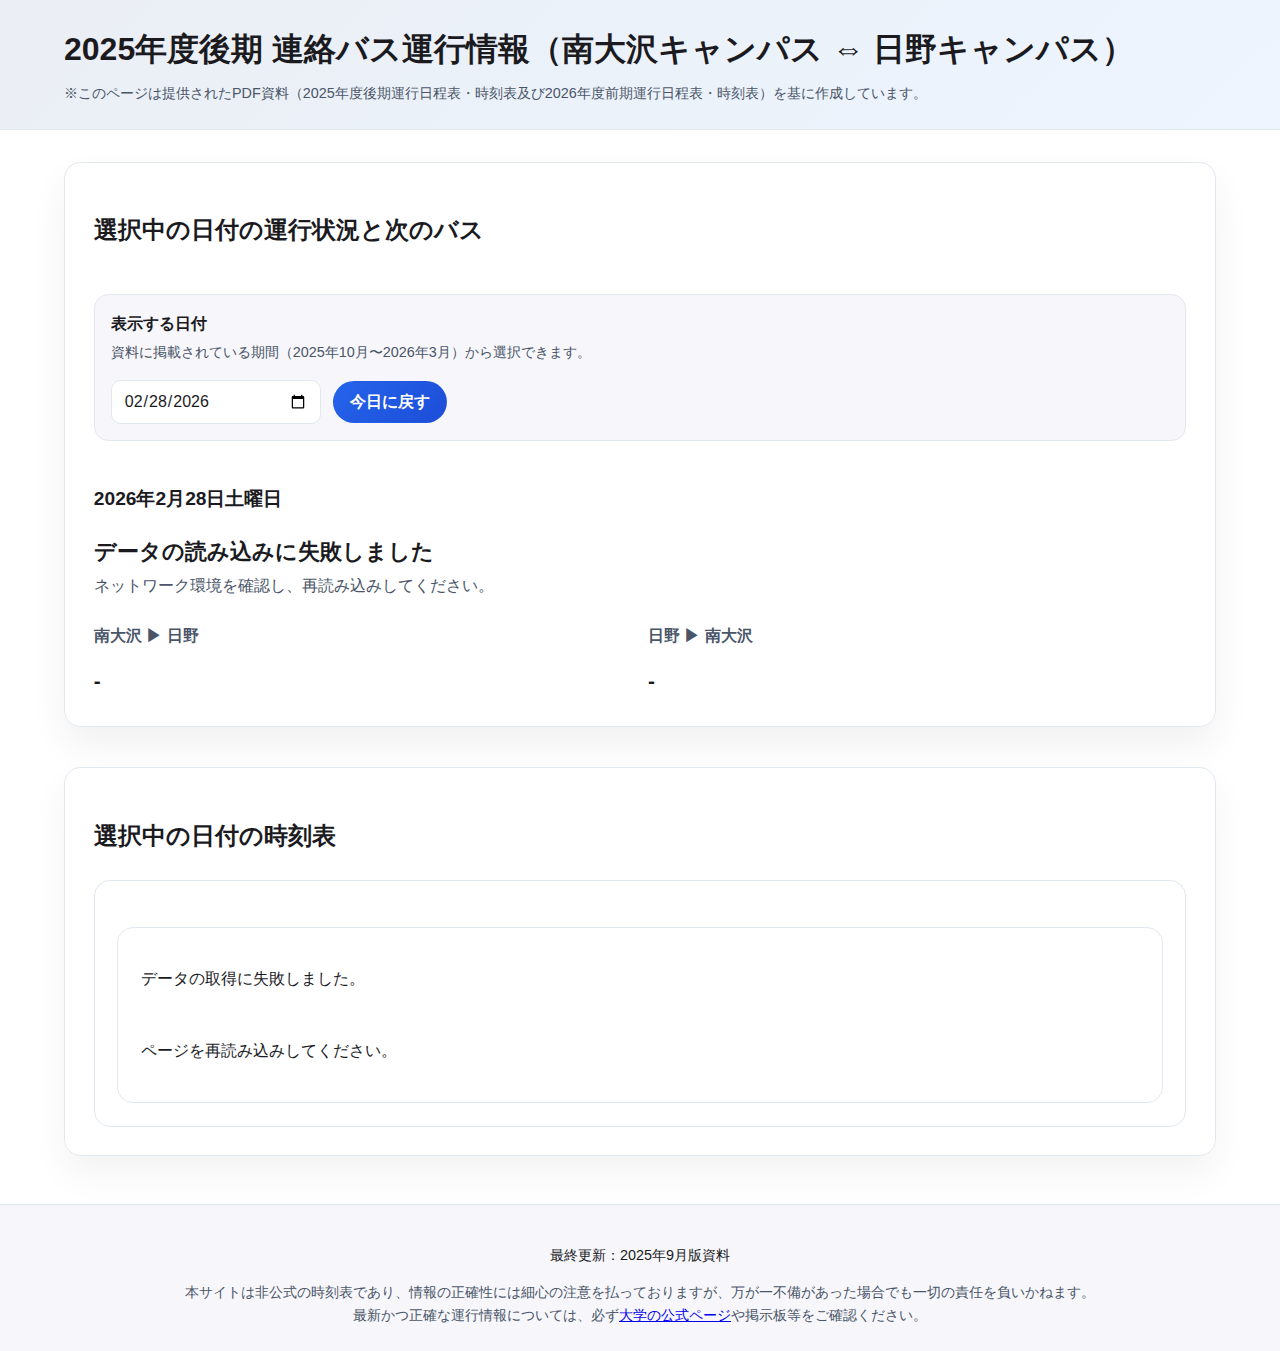
<file: index.html>
<!DOCTYPE html>
<html lang="ja">
<head>
  <meta charset="utf-8">
  <meta name="viewport" content="width=device-width, initial-scale=1">
  <title>連絡バス運行情報（南大沢⇔日野）</title>
  <meta name="description" content="東京都立大学（都立大）の南大沢キャンパスと日野キャンパスを結ぶ連絡バスの非公式時刻表・運行情報です。現在時刻から次のバスをすばやく確認できます。">
  <meta name="keywords" content="都立大,日野バス,連絡バス,時刻表,東京都立大学,南大沢,日野">
  <meta property="og:title" content="連絡バス運行情報（南大沢⇔日野）">
  <meta property="og:description" content="東京都立大学の南大沢・日野キャンパス間連絡バスの非公式時刻表。次のバスがいつ来るかスマホですぐ確認できます。">
  <meta property="og:type" content="website">
  <link rel="stylesheet" href="styles.css">
</head>
<body>
  <header class="page-header">
    <h1>2025年度後期 連絡バス運行情報（南大沢キャンパス ⇔ 日野キャンパス）</h1>
    <p class="small-note">※このページは提供されたPDF資料（2025年度後期運行日程表・時刻表及び2026年度前期運行日程表・時刻表）を基に作成しています。</p>

  </header>

  <main>
    <section class="today" aria-labelledby="today-heading">
      <h2 id="today-heading">選択中の日付の運行状況と次のバス</h2>

      <form class="date-selector" aria-label="表示する日付の選択">
        <div class="date-selector__label">
          <label for="selected-date">表示する日付</label>
          <p class="small-note">資料に掲載されている期間（2025年10月〜2026年3月）から選択できます。</p>
        </div>
        <div class="date-selector__controls">
          <input type="date" id="selected-date" name="selected-date">
          <button type="button" id="reset-date">今日に戻す</button>
        </div>
      </form>

      <div class="today-summary">
        <div class="today-status">
          <p class="date" id="today-date"></p>
          <p class="status" id="today-status"></p>
          <p class="note" id="today-note"></p>
        </div>
        <div class="next-bus">
          <div>
            <h3>南大沢 ▶ 日野</h3>
            <p id="next-from-minami" class="next-time"></p>
          </div>
          <div>
            <h3>日野 ▶ 南大沢</h3>
            <p id="next-from-hino" class="next-time"></p>
          </div>
        </div>
      </div>
    </section>

    <section class="timetable" aria-labelledby="timetable-heading">
      <h2 id="timetable-heading">選択中の日付の時刻表</h2>
      <p class="small-note" id="timetable-description"></p>
      <div id="timetable-wrapper" class="timetable-card"></div>
    </section>
  </main>

  <footer class="page-footer">
    <p>最終更新：2025年9月版資料</p>
    <p class="small-note">
      本サイトは非公式の時刻表であり、情報の正確性には細心の注意を払っておりますが、万が一不備があった場合でも一切の責任を負いかねます。<br>
      最新かつ正確な運行情報については、必ず<a href="https://www.tmu.ac.jp/campuslife_career/facility/minamiosawa_hino.html" target="_blank" rel="noopener noreferrer">大学の公式ページ</a>や掲示板等をご確認ください。
    </p>
  </footer>

  <script src="script.js"></script>
</body>
</html>
</file>
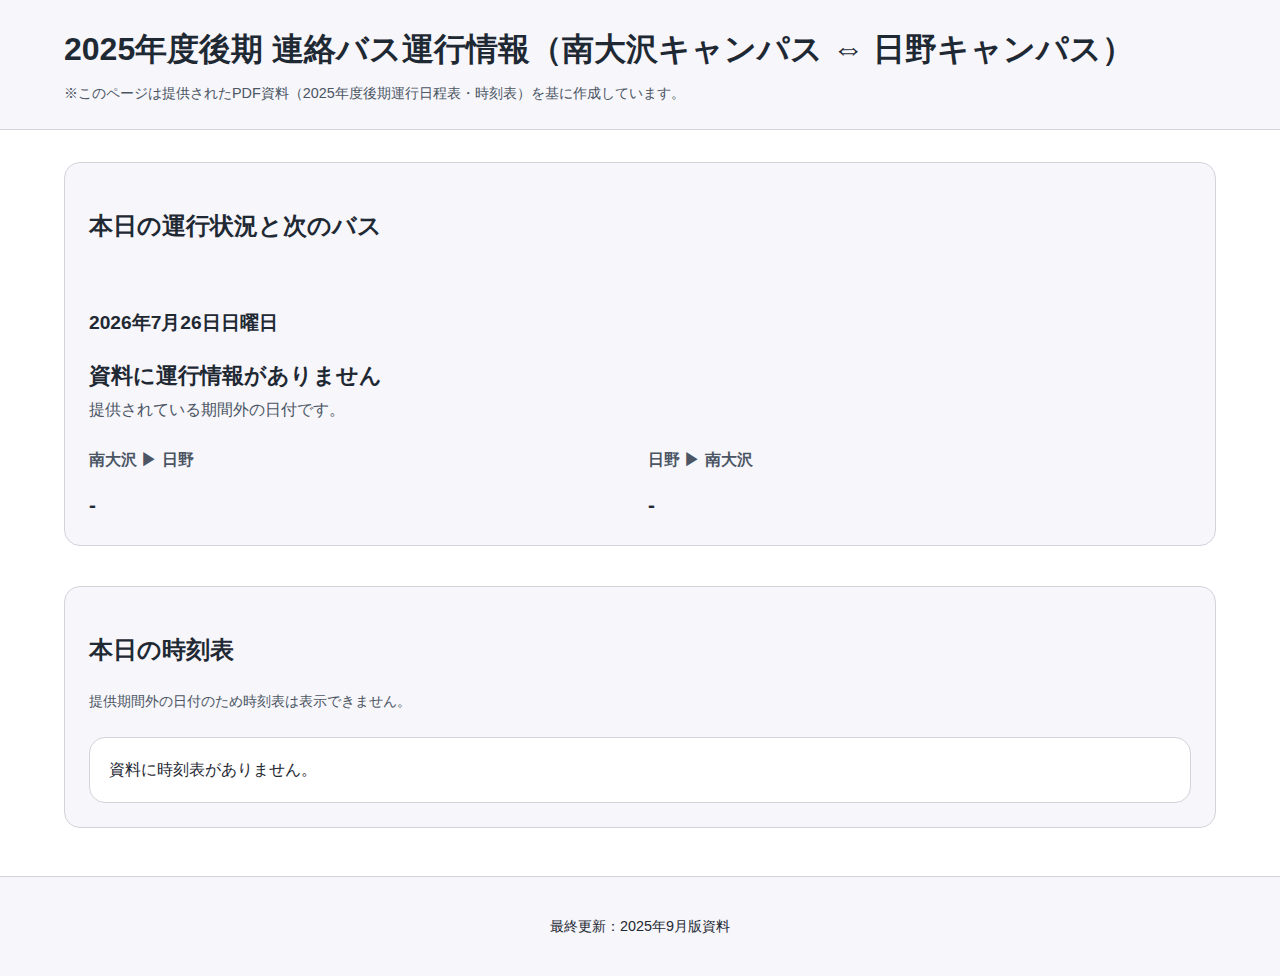
<file: site/index.html>
<!DOCTYPE html>
<html lang="ja">
<head>
  <meta charset="utf-8">
  <meta name="viewport" content="width=device-width, initial-scale=1">
  <title>連絡バス運行情報（南大沢⇔日野）</title>
  <link rel="stylesheet" href="styles.css">
</head>
<body>
  <header class="page-header">
    <h1>2025年度後期 連絡バス運行情報（南大沢キャンパス ⇔ 日野キャンパス）</h1>
    <p class="small-note">※このページは提供されたPDF資料（2025年度後期運行日程表・時刻表）を基に作成しています。</p>
  </header>

  <main>
    <section class="today" aria-labelledby="today-heading">
      <h2 id="today-heading">本日の運行状況と次のバス</h2>
      <div class="today-summary">
        <div class="today-status">
          <p class="date" id="today-date"></p>
          <p class="status" id="today-status"></p>
          <p class="note" id="today-note"></p>
        </div>
        <div class="next-bus">
          <div>
            <h3>南大沢 ▶ 日野</h3>
            <p id="next-from-minami" class="next-time"></p>
          </div>
          <div>
            <h3>日野 ▶ 南大沢</h3>
            <p id="next-from-hino" class="next-time"></p>
          </div>
        </div>
      </div>
    </section>

    <section class="timetable" aria-labelledby="timetable-heading">
      <h2 id="timetable-heading">本日の時刻表</h2>
      <p class="small-note" id="timetable-description"></p>
      <div id="timetable-wrapper" class="timetable-card"></div>
    </section>
  </main>

  <footer class="page-footer">
    <p>最終更新：2025年9月版資料</p>
  </footer>

  <script src="script.js"></script>
</body>
</html>
</file>
<file: styles.css>
:root {
  color-scheme: only light;
  --bg-primary: #ffffff;
  --bg-secondary: #f7f7fb;
  --text-primary: #1b1b1f;
  --text-secondary: #4a5568;
  --border-color: #e2e8f0;
  --normal: #dbeafe;
  --hino-full: #bfdbfe;
  --hino-pm: #e0f2fe;
  --one-bus: #fef9c3;
  --no-service: #f4f4f5;
  --accent: #2563eb;
  --accent-strong: #1d4ed8;
}

* {
  box-sizing: border-box;
}

body {
  margin: 0;
  font-family: "Noto Sans JP", "Hiragino Kaku Gothic ProN", "Yu Gothic", sans-serif;
  background-color: var(--bg-primary);
  color: var(--text-primary);
  line-height: 1.6;
}

main {
  display: grid;
  gap: 2.5rem;
  padding: 2rem clamp(1rem, 5vw, 4rem) 3rem;
}


.page-header {
  padding: 1.5rem clamp(1rem, 5vw, 4rem);
  background: linear-gradient(135deg, rgba(226, 232, 240, 0.7), rgba(219, 234, 254, 0.5));
  border-bottom: 1px solid var(--border-color);
}

.page-footer {
  padding: 1.5rem clamp(1rem, 5vw, 4rem);
  background-color: var(--bg-secondary);
  border-top: 1px solid var(--border-color);
  border-bottom: none;
  text-align: center;
  font-size: 0.9rem;
}

.page-header h1 {
  margin: 0 0 0.4rem;
  font-size: clamp(1.4rem, 2.5vw, 2.1rem);
  font-weight: 700;
}

.small-note {
  margin: 0;
  font-size: 0.9rem;
  color: var(--text-secondary);
}

.today {
  background-color: rgba(255, 255, 255, 0.85);
  border: 1px solid var(--border-color);
  border-radius: 1rem;
  padding: 1.8rem;
  display: grid;
  gap: 1.5rem;
  box-shadow: 0 18px 36px rgba(15, 23, 42, 0.06);
}

.date-selector {
  display: grid;
  gap: 1rem;
  padding: 1rem;
  border: 1px solid var(--border-color);
  border-radius: 0.9rem;
  background-color: var(--bg-secondary);
}

.date-selector__label {
  display: grid;
  gap: 0.3rem;
}

.date-selector__label label {
  font-weight: 600;
}

.date-selector__controls {
  display: flex;
  flex-wrap: wrap;
  gap: 0.75rem;
  align-items: center;
}

.date-selector input[type="date"] {
  font: inherit;
  padding: 0.45rem 0.75rem;
  border: 1px solid var(--border-color);
  border-radius: 0.6rem;
  background-color: #fff;
  color: var(--text-primary);
  min-width: 210px;
}

.date-selector button {
  font: inherit;
  padding: 0.45rem 1rem;
  border-radius: 999px;
  border: 1px solid transparent;
  background: linear-gradient(135deg, var(--accent), var(--accent-strong));
  color: #fff;
  font-weight: 600;
  cursor: pointer;
  transition: transform 0.15s ease, box-shadow 0.15s ease;
}

.date-selector button:hover,
.date-selector button:focus-visible {
  box-shadow: 0 10px 20px rgba(37, 99, 235, 0.25);
  transform: translateY(-1px);
}

.date-selector button:focus-visible {
  outline: none;
}

.date-selector button:active {
  transform: translateY(0);
  box-shadow: none;
}

.today-summary {
  display: grid;
  gap: 1.5rem;
}

.today-status .date {
  font-size: 1.2rem;
  font-weight: 600;
}

.today-status .status {
  margin: 0.2rem 0;
  font-size: 1.4rem;
  font-weight: 700;
}

.today-status .note {
  margin: 0;
  color: var(--text-secondary);
}

.next-bus {
  display: grid;
  grid-template-columns: repeat(auto-fit, minmax(220px, 1fr));
  gap: 1rem;
}

.next-bus h3 {
  margin-top: 0;
  font-size: 1rem;
  color: var(--text-secondary);
}

.next-time {
  font-size: 1.3rem;
  font-weight: 600;
  margin: 0.25rem 0 0;
}

.timetable {
  border: 1px solid var(--border-color);
  border-radius: 1rem;
  padding: 1.8rem;
  background-color: rgba(255, 255, 255, 0.85);
  box-shadow: 0 18px 36px rgba(15, 23, 42, 0.05);
}

.timetable-card {
  background-color: #fff;
  border: 1px solid var(--border-color);
  border-radius: 1rem;
  padding: 1.4rem;
  display: grid;
  gap: 0.9rem;
  margin-top: 1.5rem;
  box-shadow: inset 0 1px 0 rgba(255, 255, 255, 0.4);
}

.timetable-card header {
  display: flex;
  flex-wrap: wrap;
  justify-content: space-between;
  align-items: center;
  gap: 0.6rem;
}

.timetable-card h3 {
  margin: 0;
  font-size: 1.2rem;
}

.timetable-card .badge {
  padding: 0.25rem 0.75rem;
  border-radius: 999px;
  font-size: 0.8rem;
  font-weight: 700;
  color: #1e293b;
  background-color: var(--bg-secondary);
}

.timetable-card .notes {
  margin: 0;
  font-size: 0.85rem;
  color: var(--text-secondary);
}

.timetable-card table {
  width: 100%;
  border-collapse: collapse;
  font-size: 0.95rem;
}

.timetable-card th,
.timetable-card td {
  border: 1px solid var(--border-color);
  padding: 0.5rem;
  text-align: center;
}

.timetable-card th {
  background-color: var(--bg-secondary);
  font-weight: 600;
}

.timetable-card tbody tr:nth-child(odd) {
  background-color: rgba(243, 246, 255, 0.5);
}

@media (max-width: 600px) {
  .today {
    padding: 1.3rem;
  }

  .date-selector {
    padding: 0.9rem;
  }

  .date-selector__controls {
    flex-direction: column;
    align-items: stretch;
  }

  .date-selector button {
    width: 100%;
  }

  .timetable {
    padding: 1.3rem;
  }
}
</file>
<file: site/styles.css>
:root {
  color-scheme: light dark;
  --bg-primary: #ffffff;
  --bg-secondary: #f6f6fb;
  --text-primary: #1f2933;
  --text-secondary: #4b5563;
  --border-color: #d1d5db;
  --normal: #efb6ff;
  --hino-full: #c99fff;
  --hino-pm: #d9c6ff;
  --one-bus: #ffeb72;
  --no-service: #e5e7eb;
  --accent: #6b21a8;
}

@media (prefers-color-scheme: dark) {
  :root {
    --bg-primary: #111827;
    --bg-secondary: #1f2937;
    --text-primary: #f9fafb;
    --text-secondary: #d1d5db;
    --border-color: #374151;
    --normal: #a855f7;
    --hino-full: #7c3aed;
    --hino-pm: #8b5cf6;
    --one-bus: #facc15;
    --no-service: #4b5563;
    --accent: #c084fc;
  }
}

* {
  box-sizing: border-box;
}

body {
  margin: 0;
  font-family: "Noto Sans JP", "Hiragino Kaku Gothic ProN", "Yu Gothic", sans-serif;
  background-color: var(--bg-primary);
  color: var(--text-primary);
  line-height: 1.6;
}

main {
  display: grid;
  gap: 2.5rem;
  padding: 2rem clamp(1rem, 5vw, 4rem) 3rem;
}

.page-header,
.page-footer {
  padding: 1.5rem clamp(1rem, 5vw, 4rem);
  background-color: var(--bg-secondary);
  border-bottom: 1px solid var(--border-color);
}

.page-footer {
  border-top: 1px solid var(--border-color);
  border-bottom: none;
  text-align: center;
  font-size: 0.9rem;
}

.page-header h1 {
  margin: 0 0 0.4rem;
  font-size: clamp(1.4rem, 2.5vw, 2.1rem);
  font-weight: 700;
}

.small-note {
  margin: 0;
  font-size: 0.9rem;
  color: var(--text-secondary);
}

.today {
  background-color: var(--bg-secondary);
  border: 1px solid var(--border-color);
  border-radius: 1rem;
  padding: 1.5rem;
  display: grid;
  gap: 1.5rem;
}

.today-summary {
  display: grid;
  gap: 1.5rem;
}

.today-status .date {
  font-size: 1.2rem;
  font-weight: 600;
}

.today-status .status {
  margin: 0.2rem 0;
  font-size: 1.4rem;
  font-weight: 700;
}

.today-status .note {
  margin: 0;
  color: var(--text-secondary);
}

.next-bus {
  display: grid;
  grid-template-columns: repeat(auto-fit, minmax(220px, 1fr));
  gap: 1rem;
}

.next-bus h3 {
  margin-top: 0;
  font-size: 1rem;
  color: var(--text-secondary);
}

.next-time {
  font-size: 1.3rem;
  font-weight: 600;
  margin: 0.25rem 0 0;
}

.timetable {
  border: 1px solid var(--border-color);
  border-radius: 1rem;
  padding: 1.5rem;
  background-color: var(--bg-secondary);
}

.timetable-card {
  background-color: var(--bg-primary);
  border: 1px solid var(--border-color);
  border-radius: 1rem;
  padding: 1.2rem;
  display: grid;
  gap: 0.8rem;
  margin-top: 1.5rem;
}

.timetable-card header {
  display: flex;
  flex-wrap: wrap;
  justify-content: space-between;
  align-items: center;
  gap: 0.6rem;
}

.timetable-card h3 {
  margin: 0;
  font-size: 1.2rem;
}

.timetable-card .badge {
  padding: 0.2rem 0.6rem;
  border-radius: 999px;
  font-size: 0.8rem;
  font-weight: 700;
  color: #1f2933;
}

.timetable-card .notes {
  margin: 0;
  font-size: 0.85rem;
  color: var(--text-secondary);
}

.timetable-card table {
  width: 100%;
  border-collapse: collapse;
  font-size: 0.95rem;
}

.timetable-card th,
.timetable-card td {
  border: 1px solid var(--border-color);
  padding: 0.5rem;
  text-align: center;
}

.timetable-card th {
  background-color: var(--bg-secondary);
  font-weight: 600;
}

@media (max-width: 600px) {
  .today {
    padding: 1.2rem;
  }

  .timetable {
    padding: 1.2rem;
  }
}
</file>
